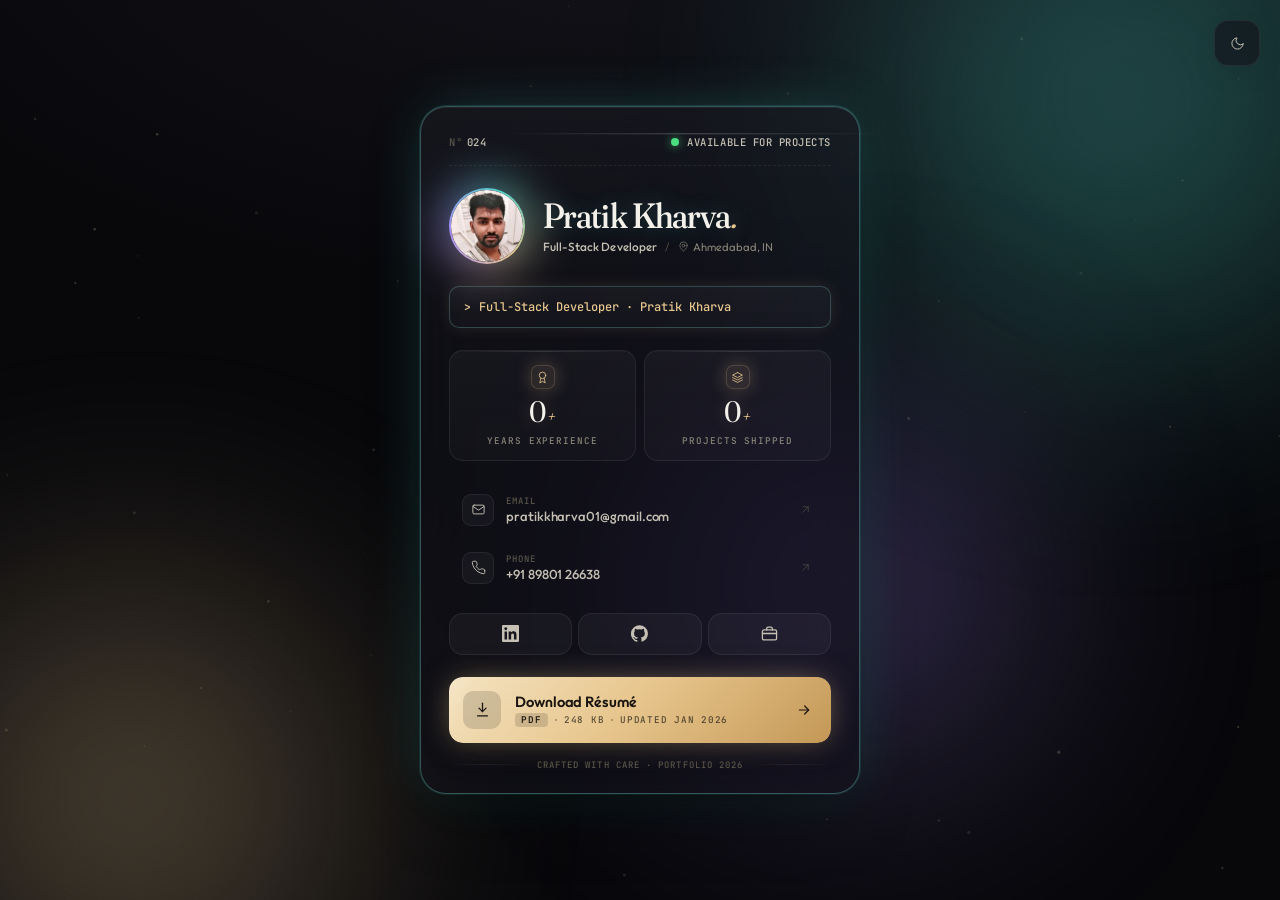
<file: index.html>
<!DOCTYPE html>
<html lang="en" data-theme="dark">
<head>
  <meta charset="UTF-8">
  <meta name="viewport" content="width=device-width, initial-scale=1.0">
  <meta name="description" content="Pratik Kharva (GitHub: @pratik-kharva27) — React developer portfolio and web developer in Ahmedabad. Frontend developer from India building fast, responsive web apps with React.js, Node.js, MySQL, and MongoDB. Hire Pratik for freelance or full-time work.">
  <meta name="keywords" content="Pratik Kharva, Pratik Kharva27, pratik-kharva27, Pratik Kharva GitHub, Pratik Kharva github.io, Pratik, Kharva, Pratik K, Pratik Kharva Ahmedabad, Web developer in Ahmedabad, React developer portfolio, Frontend developer India, Full Stack Developer, React Developer, React.js Developer, Software Developer, Node.js Developer, MERN Stack Developer, MCA Developer, Setubridge Technolabs, Shopify Developer, Hire React Developer India">
  <meta name="author" content="Pratik Kharva">
  <meta name="color-scheme" content="dark light">
  <meta name="theme-color" content="#0b0b0e" media="(prefers-color-scheme: dark)">
  <meta name="theme-color" content="#f5f2ec" media="(prefers-color-scheme: light)">
  <meta name="robots" content="index, follow, max-snippet:-1, max-image-preview:large, max-video-preview:-1">
  <meta name="googlebot" content="index, follow">
  <meta name="bingbot" content="index, follow">
  <meta name="geo.region" content="IN-GJ">
  <meta name="geo.placename" content="Ahmedabad">
  <meta name="geo.position" content="23.0225;72.5714">
  <meta name="ICBM" content="23.0225, 72.5714">
  
  <!-- Verification — replace content values after registering in each console -->
  <meta name="google-site-verification" content="y20sjo2kuW8iALQxcRDUWk8b2g0BBBvwF1k6-FUGb1s" />
  <meta name="msvalidate.01" content="REPLACE_WITH_BING_WEBMASTER_TOKEN">
  <meta name="yandex-verification" content="REPLACE_WITH_YANDEX_TOKEN">

  <title>Pratik Kharva — React Developer Portfolio | Web Developer in Ahmedabad, India</title>
  <link rel="canonical" href="https://pratikkharva.github.io/">
  <link rel="alternate" hreflang="en" href="https://pratikkharva.github.io/">
  <link rel="alternate" hreflang="x-default" href="https://pratikkharva.github.io/">

  <!-- Open Graph / Twitter -->
  <meta property="og:type" content="profile">
  <meta property="profile:first_name" content="Pratik">
  <meta property="profile:last_name" content="Kharva">
  <meta property="profile:username" content="pratik-kharva27">
  <meta property="og:locale" content="en_IN">
  <meta property="og:site_name" content="Pratik Kharva — Portfolio">
  <meta property="og:url" content="https://pratikkharva.github.io/">
  <meta property="og:title" content="Pratik Kharva — React Developer Portfolio | Web Developer in Ahmedabad">
  <meta property="og:description" content="React developer portfolio of Pratik Kharva — a frontend developer from India and web developer in Ahmedabad building responsive web apps with React.js, Node.js, MySQL, and MongoDB.">
  <meta property="og:image" content="https://pratikkharva.github.io/docs/preview-portfolio.jpg">
  <meta property="og:image:alt" content="Pratik Kharva — React Developer Portfolio, Web Developer in Ahmedabad">
  <meta property="og:image:width" content="1355">
  <meta property="og:image:height" content="639">
  <meta name="twitter:card" content="summary_large_image">
  <meta name="twitter:title" content="Pratik Kharva — React Developer Portfolio | Ahmedabad">
  <meta name="twitter:description" content="Frontend developer in India &amp; web developer in Ahmedabad. React.js, Node.js, MySQL, MongoDB.">
  <meta name="twitter:image" content="https://pratikkharva.github.io/docs/preview-portfolio.jpg">
  <meta name="twitter:image:alt" content="Pratik Kharva — React Developer Portfolio, Web Developer in Ahmedabad">

  <link rel="icon" type="image/svg+xml" href="data:image/svg+xml,%3Csvg xmlns='http://www.w3.org/2000/svg' viewBox='0 0 64 64'%3E%3Cdefs%3E%3ClinearGradient id='g' x1='0' y1='0' x2='1' y2='1'%3E%3Cstop offset='0%25' stop-color='%2300f0ff'/%3E%3Cstop offset='100%25' stop-color='%23ffb400'/%3E%3C/linearGradient%3E%3C/defs%3E%3Crect x='2' y='2' width='60' height='60' rx='14' fill='%230b0b0e' stroke='url(%23g)' stroke-width='2.5'/%3E%3Ctext x='32' y='44' text-anchor='middle' font-family='Syne,sans-serif' font-size='30' font-weight='800' letter-spacing='-2' fill='url(%23g)'%3EPK%3C/text%3E%3C/svg%3E">
  <link rel="apple-touch-icon" href="pratik.jpeg">

  <!-- Resource hints -->
  <link rel="preload" as="image" href="pratik.webp" type="image/webp" fetchpriority="high">
  <link rel="preconnect" href="https://fonts.googleapis.com">
  <link rel="preconnect" href="https://fonts.gstatic.com" crossorigin>

  <!-- Google tag (gtag.js) -->
  <script async src="https://www.googletagmanager.com/gtag/js?id=G-EHNPRM5SDY"></script>
  <script>
    window.dataLayer = window.dataLayer || [];
    function gtag(){dataLayer.push(arguments);}
    gtag('js', new Date());
    gtag('config', 'G-EHNPRM5SDY');
  </script>

  <link rel="stylesheet" href="style.min.css">
  <link href="https://fonts.googleapis.com/css2?family=Fraunces:ital,opsz,wght@0,9..144,300..700;1,9..144,300..700&family=Outfit:wght@300..700&family=JetBrains+Mono:wght@400..600&display=swap" rel="stylesheet">

  <!-- Structured data (schema.org JSON-LD) -->
  <script type="application/ld+json">
  {
    "@context": "https://schema.org",
    "@graph": [
      {
        "@type": "Person",
        "@id": "https://pratikkharva.github.io/#pratik",
        "name": "Pratik Kharva",
        "givenName": "Pratik",
        "familyName": "Kharva",
        "alternateName": ["Pratik", "Kharva", "Pratik K.", "Pratik Kharva27", "pratik-kharva27", "@pratik-kharva27"],
        "url": "https://pratikkharva.github.io/",
        "image": "https://pratikkharva.github.io/pratik.jpeg",
        "jobTitle": "React Developer &amp; Full-Stack Developer",
        "description": "React developer portfolio by Pratik Kharva — a web developer in Ahmedabad and frontend developer from India, specializing in React.js, Node.js, Express, MySQL, and MongoDB.",
        "email": "mailto:pratikkharva01@gmail.com",
        "telephone": "+91-8980126638",
        "gender": "Male",
        "nationality": "Indian",
        "address": {
          "@type": "PostalAddress",
          "addressLocality": "Ahmedabad",
          "addressRegion": "Gujarat",
          "addressCountry": "IN"
        },
        "worksFor": {
          "@type": "Organization",
          "name": "Setubridge Technolabs",
          "url": "https://www.setubridge.com/"
        },
        "alumniOf": [
          {
            "@type": "CollegeOrUniversity",
            "name": "Dharmsinh Desai University",
            "sameAs": "https://en.wikipedia.org/wiki/Dharmsinh_Desai_University"
          },
          {
            "@type": "CollegeOrUniversity",
            "name": "Sardar Patel University",
            "sameAs": "https://en.wikipedia.org/wiki/Sardar_Patel_University"
          }
        ],
        "knowsAbout": [
          "React.js", "Node.js", "Express.js", "JavaScript", "TypeScript",
          "MySQL", "MongoDB", "GraphQL", "REST APIs", "Python",
          "Full Stack Development", "Frontend Development", "Web Development",
          "Shopify App Development", "Chrome Extension Development",
          "React Developer Portfolio", "Web Developer in Ahmedabad",
          "Frontend Developer India"
        ],
        "hasOccupation": {
          "@type": "Occupation",
          "name": "Full-Stack Developer",
          "occupationLocation": {
            "@type": "City",
            "name": "Ahmedabad"
          },
          "skills": "React.js, Node.js, Express.js, JavaScript, MySQL, MongoDB, GraphQL, REST APIs, Python"
        },
        "sameAs": [
          "https://github.com/pratik-kharva27",
          "https://linkedin.com/in/pratik-kharva-277143243"
        ]
      },
      {
        "@type": "WebSite",
        "@id": "https://pratikkharva.github.io/#website",
        "url": "https://pratikkharva.github.io/",
        "name": "Pratik Kharva — Portfolio",
        "description": "Personal portfolio of Pratik Kharva, Full-Stack Developer from Ahmedabad, India.",
        "inLanguage": "en",
        "publisher": { "@id": "https://pratikkharva.github.io/#pratik" }
      },
      {
        "@type": "ProfilePage",
        "@id": "https://pratikkharva.github.io/#profilepage",
        "url": "https://pratikkharva.github.io/",
        "name": "Pratik Kharva — Full-Stack Developer",
        "about": { "@id": "https://pratikkharva.github.io/#pratik" },
        "mainEntity": { "@id": "https://pratikkharva.github.io/#pratik" },
        "isPartOf": { "@id": "https://pratikkharva.github.io/#website" }
      }
    ]
  }
  </script>
</head>
<body class="neon-mode">

  <!-- Background layers -->
  <canvas id="particles" aria-hidden="true"></canvas>
  <div class="grain" aria-hidden="true"></div>
  <div class="tech-cloud" id="techCloud" aria-hidden="true"></div>
  <div class="orb orb--iris"></div>
  <div class="orb orb--ember"></div>
  <div class="orb orb--nebula"></div>

  <!-- Floating control dock -->
  <div class="dock" role="toolbar" aria-label="View controls">
    <button class="dock__btn" id="themeToggle" aria-label="Toggle color theme" title="Toggle theme">
      <svg class="dock__icon dock__icon--moon" viewBox="0 0 24 24" fill="none" stroke="currentColor" stroke-width="1.6" stroke-linecap="round" stroke-linejoin="round">
        <path d="M21 12.8A9 9 0 1 1 11.2 3a7 7 0 0 0 9.8 9.8Z"/>
      </svg>
      <svg class="dock__icon dock__icon--sun" viewBox="0 0 24 24" fill="none" stroke="currentColor" stroke-width="1.6" stroke-linecap="round" stroke-linejoin="round">
        <circle cx="12" cy="12" r="4"/>
        <path d="M12 2v2M12 20v2M4.93 4.93l1.41 1.41M17.66 17.66l1.41 1.41M2 12h2M20 12h2M4.93 19.07l1.41-1.41M17.66 6.34l1.41-1.41"/>
      </svg>
    </button>
  </div>

  <!-- Main 3D Card -->
  <main class="scene">
    <div class="card-wrapper" id="cardWrapper">
      <article class="card" id="card" aria-labelledby="cardName">

        <!-- Corner registration marks -->
        <span class="card__corner card__corner--tl" aria-hidden="true"></span>
        <span class="card__corner card__corner--tr" aria-hidden="true"></span>
        <span class="card__corner card__corner--bl" aria-hidden="true"></span>
        <span class="card__corner card__corner--br" aria-hidden="true"></span>

        <!-- Specular highlight -->
        <div class="card__highlight" id="cardHighlight"></div>

        <!-- Edge lines -->
        <div class="card__edge card__edge--top"></div>
        <div class="card__edge card__edge--right"></div>
        <div class="card__edge card__edge--bottom"></div>
        <div class="card__edge card__edge--left"></div>

        <!-- Kicker row: index + availability -->
        <div class="card__kicker-row" style="--delay: 0.25s">
          <span class="card__index">
            <span class="card__index-num">N°</span>
            <span class="card__index-val">024</span>
          </span>
          <span class="card__avail">
            <span class="card__avail-pulse" aria-hidden="true">
              <span class="card__avail-ring"></span>
              <span class="card__avail-dot"></span>
            </span>
            <span class="card__avail-text">Available for projects</span>
          </span>
        </div>

        <!-- Profile -->
        <header class="card__header" style="--delay: 0.35s">
          <div class="card__avatar-wrap">
            <div class="card__avatar-ring">
              <div class="card__avatar">
                <picture>
                  <source srcset="pratik.webp" type="image/webp">
                  <img
                    src="pratik.jpeg"
                    alt="Pratik Kharva — Full-Stack Developer from Ahmedabad"
                    width="96"
                    height="96"
                    loading="eager"
                    fetchpriority="high"
                    decoding="async"
                  />
                </picture>
              </div>
            </div>
          </div>
          <div class="card__intro">
            <h1 class="card__name" id="cardName">
              Pratik Kharva<span class="card__name-mark" aria-hidden="true">.</span>
            </h1>
            <p class="card__role">
              <span class="card__role-main">Full-Stack Developer</span>
              <span class="card__role-sep" aria-hidden="true">/</span>
              <span class="card__role-sub">
                <svg viewBox="0 0 24 24" width="11" height="11" fill="none" stroke="currentColor" stroke-width="1.8" stroke-linecap="round" stroke-linejoin="round" aria-hidden="true">
                  <path d="M20 10c0 6-8 12-8 12s-8-6-8-12a8 8 0 1 1 16 0Z"/>
                  <circle cx="12" cy="10" r="3"/>
                </svg>
                Ahmedabad, IN
              </span>
            </p>
          </div>
        </header>

        <!-- Typing tagline (animated by script.js — falls back to static text) -->
        <div class="card__tagline" style="--delay: 0.42s">
          <span class="card__tagline-cursor" aria-hidden="true">&gt;</span>
          <span class="card__tagline-text" id="cardTagline" aria-label="Pratik Kharva — Full-Stack Developer building React, Node.js, and Express apps.">Full-Stack Developer · Pratik Kharva</span>
        </div>

        <!-- Metrics -->
        <div class="card__metrics" style="--delay: 0.5s">
          <div class="metric">
            <span class="metric__icon" aria-hidden="true">
              <svg viewBox="0 0 24 24" fill="none" stroke="currentColor" stroke-width="1.5" stroke-linecap="round" stroke-linejoin="round">
                <circle cx="12" cy="8" r="6"/>
                <path d="M9 13.6 7 22l5-3 5 3-2-8.4"/>
              </svg>
            </span>
            <div class="metric__value">
              <span class="metric__num" data-target="1">0</span><span class="metric__plus">+</span>
            </div>
            <!-- <div class="metric__label">Years<br>Experience</div> -->
            <div class="metric__label">Years Experience</div>
          </div>
          <div class="metric">
            <span class="metric__icon" aria-hidden="true">
              <svg viewBox="0 0 24 24" fill="none" stroke="currentColor" stroke-width="1.5" stroke-linecap="round" stroke-linejoin="round">
                <path d="m12 3 9 4.5-9 4.5-9-4.5L12 3Z"/>
                <path d="m3 12 9 4.5L21 12"/>
                <path d="m3 16.5 9 4.5 9-4.5"/>
              </svg>
            </span>
            <div class="metric__value">
              <span class="metric__num" data-target="5">0</span><span class="metric__plus">+</span>
            </div>
            <!-- <div class="metric__label">Projects<br>Shipped</div> -->
            <div class="metric__label">Projects Shipped</div>
          </div>
          <!-- <div class="metric">
            <span class="metric__icon" aria-hidden="true">
              <svg viewBox="0 0 24 24" fill="none" stroke="currentColor" stroke-width="1.5" stroke-linecap="round" stroke-linejoin="round">
                <path d="M16 21v-2a4 4 0 0 0-4-4H6a4 4 0 0 0-4 4v2"/>
                <circle cx="9" cy="7" r="4"/>
                <path d="M22 21v-2a4 4 0 0 0-3-3.87"/>
                <path d="M16 3.13a4 4 0 0 1 0 7.75"/>
              </svg>
            </span>
            <div class="metric__value">
              <span class="metric__num" data-target="12">0</span><span class="metric__plus">+</span>
            </div>
            <div class="metric__label">Happy<br>Clients</div>
          </div> -->
        </div>

        <!-- Contact -->
        <div class="card__contact" style="--delay: 0.65s">
          <a href="mailto:pratikkharva01@gmail.com" class="contact-row" aria-label="Email pratikkharva01@gmail.com">
            <span class="contact-row__icon">
              <svg viewBox="0 0 24 24" fill="none" stroke="currentColor" stroke-width="1.5" stroke-linecap="round" stroke-linejoin="round">
                <rect x="3" y="5" width="18" height="14" rx="2"/>
                <path d="m3 7 9 6 9-6"/>
              </svg>
            </span>
            <span class="contact-row__body">
              <span class="contact-row__label">Email</span>
              <span class="contact-row__value">pratikkharva01@gmail.com</span>
            </span>
            <span class="contact-row__arrow" aria-hidden="true">
              <svg viewBox="0 0 24 24" fill="none" stroke="currentColor" stroke-width="1.5" stroke-linecap="round" stroke-linejoin="round">
                <path d="M7 17 17 7"/><path d="M8 7h9v9"/>
              </svg>
            </span>
          </a>
          <a href="tel:+918980126638" class="contact-row" aria-label="Call +91 89801 26638">
            <span class="contact-row__icon">
              <svg viewBox="0 0 24 24" fill="none" stroke="currentColor" stroke-width="1.5" stroke-linecap="round" stroke-linejoin="round">
                <path d="M22 16.9v3a2 2 0 0 1-2.2 2 19.8 19.8 0 0 1-8.6-3.1 19.5 19.5 0 0 1-6-6A19.8 19.8 0 0 1 2.1 4.2 2 2 0 0 1 4.1 2h3a2 2 0 0 1 2 1.7c.1 1 .4 1.9.7 2.8a2 2 0 0 1-.5 2.1L8.1 9.9a16 16 0 0 0 6 6l1.3-1.3a2 2 0 0 1 2.1-.5c.9.3 1.8.6 2.8.7a2 2 0 0 1 1.7 2Z"/>
              </svg>
            </span>
            <span class="contact-row__body">
              <span class="contact-row__label">Phone</span>
              <span class="contact-row__value">+91 89801 26638</span>
            </span>
            <span class="contact-row__arrow" aria-hidden="true">
              <svg viewBox="0 0 24 24" fill="none" stroke="currentColor" stroke-width="1.5" stroke-linecap="round" stroke-linejoin="round">
                <path d="M7 17 17 7"/><path d="M8 7h9v9"/>
              </svg>
            </span>
          </a>
        </div>

        <!-- Socials -->
        <div class="card__socials" style="--delay: 0.78s">
          <a href="https://linkedin.com/in/pratik-kharva-277143243" target="_blank" rel="noopener" class="social" aria-label="LinkedIn — Pratik Kharva" data-tooltip="LinkedIn" data-brand="linkedin">
            <svg viewBox="0 0 24 24" fill="currentColor" aria-hidden="true"><path d="M20.45 20.45h-3.55v-5.57c0-1.33-.03-3.04-1.85-3.04-1.86 0-2.14 1.45-2.14 2.94v5.67H9.35V9h3.42v1.56h.04c.48-.9 1.64-1.85 3.37-1.85 3.6 0 4.27 2.37 4.27 5.46v6.28ZM5.34 7.43a2.06 2.06 0 1 1 0-4.13 2.06 2.06 0 0 1 0 4.13Zm1.78 13.02H3.56V9h3.56v11.45ZM22.22 0H1.77C.79 0 0 .77 0 1.73v20.54C0 23.23.79 24 1.77 24h20.45c.98 0 1.78-.77 1.78-1.73V1.73C24 .77 23.2 0 22.22 0Z"/></svg>
          </a>
          <a href="https://github.com/pratik-kharva27" target="_blank" rel="noopener" class="social" aria-label="GitHub — Pratik Kharva (@pratik-kharva27)" data-tooltip="@pratik-kharva27" data-brand="github">
            <svg viewBox="0 0 24 24" fill="currentColor" aria-hidden="true"><path d="M12 .3a12 12 0 0 0-3.8 23.4c.6.1.8-.3.8-.6v-2c-3.3.7-4-1.6-4-1.6-.6-1.4-1.4-1.8-1.4-1.8-1.1-.7.1-.7.1-.7 1.2.1 1.8 1.2 1.8 1.2 1.1 1.8 2.8 1.3 3.5 1 .1-.8.4-1.3.8-1.6-2.7-.3-5.5-1.3-5.5-5.9 0-1.3.5-2.4 1.2-3.2-.1-.3-.5-1.5.1-3.2 0 0 1-.3 3.3 1.2a11.5 11.5 0 0 1 6 0c2.3-1.5 3.3-1.2 3.3-1.2.7 1.7.2 2.9.1 3.2a4.6 4.6 0 0 1 1.2 3.2c0 4.6-2.8 5.6-5.5 5.9.4.4.8 1.1.8 2.2v3.3c0 .3.2.7.8.6A12 12 0 0 0 12 .3Z"/></svg>
          </a>
          <!-- <a href="https://instagram.com/sparrow" target="_blank" rel="noopener" class="social" aria-label="Instagram" data-tooltip="Instagram" data-brand="instagram">
            <svg viewBox="0 0 24 24" fill="currentColor" aria-hidden="true"><path d="M12 2.16c3.2 0 3.58.01 4.85.07 3.25.15 4.77 1.69 4.92 4.92.06 1.27.07 1.64.07 4.85 0 3.2-.01 3.58-.07 4.85-.15 3.22-1.66 4.77-4.92 4.92-1.27.06-1.64.07-4.85.07-3.2 0-3.58-.01-4.85-.07-3.26-.15-4.77-1.7-4.92-4.92-.06-1.27-.07-1.64-.07-4.85 0-3.2.01-3.58.07-4.85.15-3.23 1.66-4.77 4.92-4.92 1.27-.06 1.64-.07 4.85-.07ZM12 0C8.74 0 8.33.01 7.05.07 2.7.27.27 2.69.07 7.05.01 8.33 0 8.74 0 12c0 3.26.01 3.67.07 4.95.2 4.36 2.62 6.78 6.98 6.98C8.33 23.99 8.74 24 12 24c3.26 0 3.67-.01 4.95-.07 4.35-.2 6.78-2.62 6.98-6.98.06-1.28.07-1.69.07-4.95 0-3.26-.01-3.67-.07-4.95-.2-4.35-2.62-6.78-6.98-6.98C15.67.01 15.26 0 12 0Zm0 5.84a6.16 6.16 0 1 0 0 12.32 6.16 6.16 0 0 0 0-12.32ZM12 16a4 4 0 1 1 0-8 4 4 0 0 1 0 8Zm6.4-11.85a1.44 1.44 0 1 0 0 2.88 1.44 1.44 0 0 0 0-2.88Z"/></svg>
          </a> -->
          <a href="./website.html" rel="noopener" target="_blank" class="social" aria-label="View full portfolio — Pratik Kharva" data-tooltip="Full Portfolio" data-brand="portfolio">
            <svg viewBox="0 0 24 24" fill="none" stroke="currentColor" stroke-width="1.8" stroke-linecap="round" stroke-linejoin="round" aria-hidden="true"><rect x="2" y="7" width="20" height="14" rx="2"/><path d="M16 7V5a2 2 0 0 0-2-2h-4a2 2 0 0 0-2 2v2"/><path d="M12 12v.01"/><path d="M2 12h20"/></svg>
          </a>
        </div>

        <!-- CTA: Download Résumé -->
        <div class="card__cta-wrap" style="--delay: 0.9s">
          <a href="PRATIK_KHARVA_.pdf" download="PRATIK_KHARVA_.pdf" class="cta" target="_blank">
            <span class="cta__bg" aria-hidden="true"></span>
            <span class="cta__shine" aria-hidden="true"></span>
            <span class="cta__icon" aria-hidden="true">
              <svg viewBox="0 0 24 24" fill="none" stroke="currentColor" stroke-width="1.8" stroke-linecap="round" stroke-linejoin="round">
                <path d="M12 3v12"/>
                <path d="m7 10 5 5 5-5"/>
                <path d="M5 21h14"/>
              </svg>
            </span>
            <span class="cta__body">
              <span class="cta__title">Download Résumé</span>
              <span class="cta__meta">
                <span class="cta__tag">PDF</span>
                <span class="cta__dot" aria-hidden="true"></span>
                <span>248 KB</span>
                <span class="cta__dot" aria-hidden="true"></span>
                <span>Updated Jan 2026</span>
              </span>
            </span>
            <span class="cta__arrow" aria-hidden="true">
              <svg viewBox="0 0 24 24" fill="none" stroke="currentColor" stroke-width="1.8" stroke-linecap="round" stroke-linejoin="round">
                <path d="M5 12h14"/><path d="m13 6 6 6-6 6"/>
              </svg>
            </span>
          </a>
        </div>

        <!-- Signature footer -->
        <div class="card__sig" style="--delay: 1s">
          <span class="card__sig-line" aria-hidden="true"></span>
          <span class="card__sig-text">Crafted with care · Portfolio 2026</span>
          <span class="card__sig-line" aria-hidden="true"></span>
        </div>

      </article>
    </div>
  </main>

  <script src="script.min.js" defer></script>
</body>
</html>
</file>
<file: style.min.css>
:root{--bg-0:#08080b;--bg-1:#0c0c11;--bg-2:#13131a;--surface:rgba(18, 18, 26, 0.62);--surface-2:rgba(255, 255, 255, 0.025);--surface-3:rgba(255, 255, 255, 0.04);--stroke:rgba(255, 255, 255, 0.07);--stroke-2:rgba(255, 255, 255, 0.12);--stroke-3:rgba(255, 255, 255, 0.18);--ink:#f4f1ea;--ink-2:#c5c0b3;--ink-3:#8a8578;--ink-4:#5a5649;--accent:#e8c78f;--accent-soft:#f4e3c1;--accent-ink:#1a1510;--iris-a:#4fd1c7;--iris-b:#a78bfa;--iris-c:#f0abcc;--card-w:440px;--card-radius:26px;--radius-sm:14px;--radius-xs:10px;--font-display:'Fraunces','Times New Roman',serif;--font-body:'Outfit',system-ui,sans-serif;--font-mono:'JetBrains Mono',ui-monospace,monospace;--shadow-card:0 30px 70px -25px rgba(0, 0, 0, 0.75),0 10px 30px -15px rgba(0, 0, 0, 0.55);color-scheme:dark}[data-theme=light]{--bg-0:#f2efe8;--bg-1:#ede9de;--bg-2:#e4dfd0;--surface:rgba(255, 253, 247, 0.72);--surface-2:rgba(0, 0, 0, 0.025);--surface-3:rgba(0, 0, 0, 0.04);--stroke:rgba(20, 15, 5, 0.07);--stroke-2:rgba(20, 15, 5, 0.12);--stroke-3:rgba(20, 15, 5, 0.22);--ink:#1a1612;--ink-2:#4b4538;--ink-3:#77715f;--ink-4:#a8a28d;--accent:#8a6a2a;--accent-soft:#b89660;--accent-ink:#ffffff;--shadow-card:0 25px 60px -25px rgba(60, 40, 10, 0.35),0 8px 20px -12px rgba(60, 40, 10, 0.2);color-scheme:light}[data-theme=light] .orb{opacity:.22}[data-theme=light] #particles{opacity:.35}[data-theme=light] .grain{opacity:.35;mix-blend-mode:multiply}*,::after,::before{margin:0;padding:0;box-sizing:border-box}html{font-size:16px;-webkit-font-smoothing:antialiased;-moz-osx-font-smoothing:grayscale}a{color:inherit;text-decoration:none}button{font:inherit;background:0 0;border:0;color:inherit;cursor:pointer}a,button{-webkit-tap-highlight-color:transparent;touch-action:manipulation}img,svg{display:block;max-width:100%}body{font-family:var(--font-body);font-feature-settings:"ss01","cv11";background:radial-gradient(ellipse 120% 80% at 50% -10%,var(--bg-2),var(--bg-0) 55%);color:var(--ink);min-height:100vh;display:flex;align-items:center;justify-content:center;padding:24px;transition:background .6s,color .6s}#particles{position:fixed;inset:0;z-index:0;pointer-events:none;opacity:.55}.grain{position:fixed;inset:-50%;z-index:1;pointer-events:none;opacity:.14;mix-blend-mode:overlay;background-image:url("data:image/svg+xml;utf8,<svg xmlns='http://www.w3.org/2000/svg' width='160' height='160'><filter id='n'><feTurbulence type='fractalNoise' baseFrequency='0.9' numOctaves='2' stitchTiles='stitch'/><feColorMatrix values='0 0 0 0 0  0 0 0 0 0  0 0 0 0 0  0 0 0 0.7 0'/></filter><rect width='100%25' height='100%25' filter='url(%23n)'/></svg>");animation:9s steps(6) infinite grainShift}@keyframes grainShift{0%,100%{transform:translate(0,0)}20%{transform:translate(-2%,1%)}40%{transform:translate(1%,-2%)}60%{transform:translate(-1%,-1%)}80%{transform:translate(2%,2%)}}.orb{position:fixed;border-radius:50%;filter:blur(130px);pointer-events:none;z-index:0;opacity:.32}.orb--iris{width:520px;height:520px;background:var(--iris-a);top:-18%;right:-8%;animation:22s ease-in-out infinite orbDrift1}.orb--ember{width:420px;height:420px;background:var(--accent);bottom:-12%;left:-6%;animation:26s ease-in-out infinite orbDrift2}.orb--nebula{width:360px;height:360px;background:var(--iris-b);top:45%;left:52%;animation:19s ease-in-out infinite orbDrift3}@keyframes orbDrift1{0%,100%{transform:translate(0,0)}50%{transform:translate(-60px,40px)}}@keyframes orbDrift2{0%,100%{transform:translate(0,0)}50%{transform:translate(50px,-30px)}}@keyframes orbDrift3{0%,100%{transform:translate(-50%,0)}50%{transform:translate(-50%,-45px)}}.tech-cloud{position:fixed;inset:0;z-index:0;pointer-events:none;overflow:hidden}.tech-tag{position:absolute;font-family:var(--font-mono);font-weight:500;font-size:.72rem;letter-spacing:.02em;white-space:nowrap;pointer-events:none;border-radius:999px;padding:4px 11px;border:1px solid rgba(255,255,255,.04);background:rgba(255,255,255,.015);animation:var(--anim) var(--duration) linear infinite;animation-delay:var(--delay);opacity:0;color:var(--ink-3)}.tech-tag--lang{color:color-mix(in oklab,var(--iris-a) 80%,var(--ink-2))}.tech-tag--db{color:color-mix(in oklab,var(--iris-c) 80%,var(--ink-2))}.tech-tag--tool{color:color-mix(in oklab,var(--accent) 85%,var(--ink-2))}[data-theme=light] .tech-tag{background:rgba(0,0,0,.02);border-color:rgba(0,0,0,.06)}.neon-mode .tech-tag{border-color:var(--stroke-2)}[data-theme=light] .neon-mode .tech-tag{border-color:rgba(0,0,0,.1)}.neon-mode .tech-tag--lang{text-shadow:0 0 22px color-mix(in oklab,var(--iris-a) 60%,transparent)}.neon-mode .tech-tag--db{text-shadow:0 0 22px color-mix(in oklab,var(--iris-c) 60%,transparent)}.neon-mode .tech-tag--tool{text-shadow:0 0 22px color-mix(in oklab,var(--accent) 60%,transparent)}@keyframes techFloatRL{0%{transform:translate(0,0) rotate(var(--rot-start));opacity:0}6%,92%{opacity:var(--opacity)}100%{transform:translate(calc(-100vw - 200px),var(--drift-y)) rotate(var(--rot-end));opacity:0}}@keyframes techFloatLR{0%{transform:translate(0,0) rotate(var(--rot-start));opacity:0}6%,92%{opacity:var(--opacity)}100%{transform:translate(calc(100vw + 200px),var(--drift-y)) rotate(var(--rot-end));opacity:0}}@keyframes techFloatTB{0%{transform:translate(0,0) rotate(var(--rot-start));opacity:0}6%,92%{opacity:var(--opacity)}100%{transform:translate(var(--drift-x),calc(100vh + 100px)) rotate(var(--rot-end));opacity:0}}@keyframes techFloatBT{0%{transform:translate(0,0) rotate(var(--rot-start));opacity:0}6%,92%{opacity:var(--opacity)}100%{transform:translate(var(--drift-x),calc(-100vh - 100px)) rotate(var(--rot-end));opacity:0}}@keyframes techFloatDiagDR{0%{transform:translate(0,0) rotate(var(--rot-start));opacity:0}6%,92%{opacity:var(--opacity)}100%{transform:translate(calc(80vw + 100px),calc(80vh + 100px)) rotate(var(--rot-end));opacity:0}}@keyframes techFloatDiagUL{0%{transform:translate(0,0) rotate(var(--rot-start));opacity:0}6%,92%{opacity:var(--opacity)}100%{transform:translate(calc(-80vw - 100px),calc(-80vh - 100px)) rotate(var(--rot-end));opacity:0}}@keyframes techFloatDiagUR{0%{transform:translate(0,0) rotate(var(--rot-start));opacity:0}6%,92%{opacity:var(--opacity)}100%{transform:translate(calc(80vw + 100px),calc(-80vh - 100px)) rotate(var(--rot-end));opacity:0}}@keyframes techFloatDiagDL{0%{transform:translate(0,0) rotate(var(--rot-start));opacity:0}6%,92%{opacity:var(--opacity)}100%{transform:translate(calc(-80vw - 100px),calc(80vh + 100px)) rotate(var(--rot-end));opacity:0}}.scene{perspective:1400px;z-index:10;position:relative}.card-wrapper{position:relative;transform-style:preserve-3d;will-change:transform;transition:transform .6s cubic-bezier(.16, 1, .3, 1)}.card{position:relative;width:var(--card-w);max-width:100%;padding:26px 28px 22px;border-radius:var(--card-radius);background:linear-gradient(180deg,rgba(255,255,255,.025),rgba(255,255,255,0) 40%),var(--surface);backdrop-filter:blur(28px) saturate(1.5);-webkit-backdrop-filter:blur(28px) saturate(1.5);border:1px solid var(--stroke);box-shadow:var(--shadow-card),inset 0 1px 0 rgba(255,255,255,.06),inset 0 0 0 1px rgba(255,255,255,.015);transition:box-shadow .35s,border-color .35s;will-change:box-shadow,transform}[data-theme=light] .card{background:linear-gradient(180deg,rgba(255,255,255,.8),rgba(255,255,255,.4) 60%),var(--surface);box-shadow:var(--shadow-card),inset 0 1px 0 rgba(255,255,255,.9),inset 0 0 0 1px rgba(255,255,255,.4)}.card__corner{position:absolute;width:14px;height:14px;pointer-events:none;z-index:3;opacity:.55}.card__corner::after,.card__corner::before{content:'';position:absolute;background:var(--stroke-3)}.card__corner::before{width:100%;height:1px;top:0}.card__corner::after{width:1px;height:100%;left:0;top:0}.card__corner--tl{top:10px;left:10px}.card__corner--tr{top:10px;right:10px;transform:scaleX(-1)}.card__corner--bl{bottom:10px;left:10px;transform:scaleY(-1)}.card__corner--br{bottom:10px;right:10px;transform:scale(-1,-1)}.card__edge{position:absolute;pointer-events:none;z-index:2}.card__edge--top{top:0;left:14%;right:14%;height:1px;background:linear-gradient(90deg,transparent,var(--stroke-3),transparent)}.card__edge--bottom{bottom:0;left:14%;right:14%;height:1px;background:linear-gradient(90deg,transparent,var(--stroke),transparent)}.card__edge--left{left:0;top:14%;bottom:14%;width:1px;background:linear-gradient(180deg,transparent,var(--stroke-2),transparent)}.card__edge--right{right:0;top:14%;bottom:14%;width:1px;background:linear-gradient(180deg,transparent,var(--stroke-2),transparent)}.card__highlight{position:absolute;inset:0;border-radius:var(--card-radius);background:radial-gradient(ellipse 300px 200px at 50% 0,rgba(255,255,255,.06),transparent);pointer-events:none;z-index:1;mix-blend-mode:screen}[data-theme=light] .card__highlight{mix-blend-mode:normal;opacity:.6}.card>*{position:relative;z-index:2}@keyframes cardFadeUp{from{opacity:0;transform:translateY(18px)}to{opacity:1;transform:translateY(0)}}.card>[style*="--delay"]{opacity:0;animation:.55s cubic-bezier(.16,1,.3,1) forwards cardFadeUp;animation-delay:var(--delay)}.card__kicker-row{display:flex;align-items:center;justify-content:space-between;margin-bottom:22px;padding-bottom:16px;border-bottom:1px dashed var(--stroke)}.card__index{display:inline-flex;align-items:baseline;gap:4px;font-family:var(--font-mono);font-size:.66rem;font-weight:500;letter-spacing:.08em;color:var(--ink-3);text-transform:uppercase}.card__index-num{color:var(--ink-4)}.card__index-val{color:var(--ink-2);letter-spacing:.04em}.card__avail{display:inline-flex;align-items:center;gap:8px;font-family:var(--font-mono);font-size:.66rem;font-weight:500;letter-spacing:.05em;color:var(--ink-2);text-transform:uppercase}.card__avail-pulse{position:relative;width:8px;height:8px;display:inline-block}.card__avail-ring{position:absolute;inset:-3px;border-radius:50%;border:1px solid #4ade80;opacity:0;animation:2.6s ease-out infinite availRing}.card__avail-dot{position:absolute;inset:0;border-radius:50%;background:#4ade80;box-shadow:0 0 10px rgba(74,222,128,.7)}@keyframes availRing{0%{transform:scale(.7);opacity:.8}100%{transform:scale(2.4);opacity:0}}.card__header{display:grid;grid-template-columns:auto 1fr;align-items:center;gap:18px;margin-bottom:22px}.card__avatar-wrap{position:relative;width:76px;height:76px;flex-shrink:0}.card__avatar-ring{position:relative;width:100%;height:100%;border-radius:50%;padding:2px;background:conic-gradient(from 140deg,var(--accent),var(--iris-b),var(--iris-a),var(--accent));transition:transform .4s cubic-bezier(.16, 1, .3, 1)}.card__avatar-ring::before{content:'';position:absolute;inset:-8px;border-radius:50%;background:inherit;filter:blur(18px);opacity:.35;z-index:-1;animation:12s linear infinite ringGlow}@keyframes ringGlow{to{transform:rotate(360deg)}}.card__avatar-ring:hover{transform:scale(1.04)}.card__avatar{width:100%;height:100%;border-radius:50%;overflow:hidden;background:var(--bg-2);position:relative;box-shadow:inset 0 0 0 1px rgba(0,0,0,.4)}.card__avatar::after{content:'';position:absolute;inset:0;border-radius:50%;background:radial-gradient(ellipse 70% 40% at 50% 15%,rgba(255,255,255,.22),transparent 60%);pointer-events:none}.card__avatar img{width:100%;height:100%;object-fit:cover;display:block;transform:scale(1.02)}.card__intro{min-width:0}.card__name{font-family:var(--font-display);font-weight:500;font-size:clamp(1.85rem, 5vw, 2.2rem);line-height:1;letter-spacing:-.025em;font-variation-settings:"opsz" 96,"SOFT" 50;color:var(--ink);margin-bottom:6px;display:flex;align-items:baseline}.card__name-mark{color:var(--accent);font-style:italic;font-weight:400}.card__role{display:flex;align-items:center;gap:8px;font-size:.74rem;color:var(--ink-2);flex-wrap:wrap}.card__role-main{font-weight:500;letter-spacing:.01em}.card__role-sep{color:var(--ink-4);font-weight:300}.card__role-sub{display:inline-flex;align-items:center;gap:4px;color:var(--ink-3);font-size:.7rem}.card__role-sub svg{opacity:.8}.card__tagline{display:flex;align-items:center;gap:8px;margin-bottom:22px;padding:10px 14px;border-radius:var(--radius-xs);background:linear-gradient(180deg,var(--surface-3),var(--surface-2));border:1px solid var(--stroke);overflow:hidden}.card__tagline-cursor{font-family:var(--font-mono);font-size:.72rem;font-weight:600;color:var(--accent);flex-shrink:0;line-height:1;animation:1.6s ease-in-out infinite cursorPulse}@keyframes cursorPulse{0%,100%{opacity:1}50%{opacity:.3}}.card__tagline-svg{display:block;height:20px;width:auto;max-width:100%;flex-shrink:1}.card__tagline-text{font-family:'JetBrains Mono',ui-monospace,monospace;font-weight:500;font-size:12px;line-height:20px;color:#e8c78f;white-space:nowrap;overflow:hidden;text-overflow:ellipsis;flex:1 1 auto;min-width:0}[data-theme=light] .card__tagline-text{color:#8a6a2a}[data-theme=light] .card__tagline-svg{filter:brightness(.45) sepia(1) hue-rotate(5deg) saturate(1.5)}.neon-mode .card__tagline{border-color:color-mix(in oklab,var(--iris-a) 20%,var(--stroke));box-shadow:0 0 16px color-mix(in oklab,var(--accent) 12%,transparent)}.card__metrics{display:grid;grid-template-columns:repeat(2,1fr);gap:8px;margin-bottom:22px}.metric{position:relative;display:flex;flex-direction:column;align-items:center;gap:8px;padding:14px 14px 12px;border-radius:var(--radius-sm);background:linear-gradient(180deg,var(--surface-3),var(--surface-2));border:1px solid var(--stroke);transition:border-color .3s,transform .3s,background .3s;overflow:hidden}.metric::before{content:'';position:absolute;top:0;left:0;right:0;height:1px;background:linear-gradient(90deg,transparent,var(--stroke-2),transparent)}.metric:hover{border-color:var(--stroke-2);transform:translateY(-2px)}.metric__icon{display:inline-flex;align-items:center;justify-content:center;width:24px;height:24px;border-radius:7px;color:var(--accent);background:color-mix(in oklab,var(--accent) 10%,transparent);border:1px solid color-mix(in oklab,var(--accent) 18%,transparent)}.metric__icon svg{width:13px;height:13px}.metric__value{display:flex;align-items:baseline;gap:1px;font-family:var(--font-display);line-height:1}.metric__num{font-size:1.85rem;font-weight:400;color:var(--ink);letter-spacing:-.04em;font-variant-numeric:tabular-nums;font-variation-settings:"opsz" 144,"SOFT" 30}.metric__plus{font-size:1rem;font-weight:400;font-style:italic;color:var(--accent);margin-left:1px}.metric__label{font-family:var(--font-mono);font-size:.58rem;font-weight:500;color:var(--ink-3);text-transform:uppercase;letter-spacing:.1em;line-height:1.4}.card__contact{display:flex;flex-direction:column;gap:4px;margin-bottom:18px}.contact-row{display:grid;grid-template-columns:auto 1fr auto;align-items:center;gap:12px;padding:10px 12px;border-radius:var(--radius-sm);border:1px solid transparent;transition:background .25s,border-color .25s,transform .25s}.contact-row__icon{display:inline-flex;align-items:center;justify-content:center;width:32px;height:32px;border-radius:9px;background:var(--surface-3);border:1px solid var(--stroke);color:var(--ink-2);transition:color .25s,border-color .25s,background .25s;flex-shrink:0}.contact-row__icon svg{width:15px;height:15px}.contact-row__body{display:flex;flex-direction:column;gap:1px;min-width:0}.contact-row__label{font-family:var(--font-mono);font-size:.56rem;font-weight:500;color:var(--ink-4);text-transform:uppercase;letter-spacing:.12em}.contact-row__value{font-size:.82rem;font-weight:500;color:var(--ink-2);letter-spacing:-.005em;overflow:hidden;text-overflow:ellipsis;white-space:nowrap}.contact-row__arrow{display:inline-flex;align-items:center;justify-content:center;width:26px;height:26px;border-radius:8px;color:var(--ink-4);opacity:.8;transition:color .25s,transform .25s,opacity .25s}.contact-row__arrow svg{width:13px;height:13px}.contact-row:focus-visible,.contact-row:hover{background:var(--surface-2);border-color:var(--stroke-2);outline:0}.contact-row:focus-visible .contact-row__icon,.contact-row:hover .contact-row__icon{color:var(--accent);border-color:color-mix(in oklab,var(--accent) 35%,transparent);background:color-mix(in oklab,var(--accent) 8%,transparent)}.contact-row:focus-visible .contact-row__value,.contact-row:hover .contact-row__value{color:var(--ink)}.contact-row:focus-visible .contact-row__arrow,.contact-row:hover .contact-row__arrow{color:var(--accent);transform:translate(2px,-2px);opacity:1}.card__socials{display:grid;grid-template-columns:repeat(3,1fr);gap:6px;margin-bottom:22px}.social{position:relative;display:inline-flex;align-items:center;justify-content:center;height:42px;border-radius:var(--radius-sm);background:var(--surface-3);border:1px solid var(--stroke);color:var(--ink-2);transition:color .3s cubic-bezier(.16, 1, .3, 1),border-color .3s,background .3s,transform .3s cubic-bezier(.16, 1, .3, 1);overflow:hidden}.social svg{width:17px;height:17px;position:relative;z-index:1;transition:transform .35s cubic-bezier(.16, 1, .3, 1)}.social::before{content:'';position:absolute;inset:0;opacity:0;transition:opacity .3s}.social[data-brand=linkedin]::before{background:linear-gradient(135deg,#0077b5,#0a66c2)}.social[data-brand=github]::before{background:linear-gradient(135deg,#30363d,#6e5494)}.social[data-brand=instagram]::before{background:linear-gradient(135deg,#f09433 0,#e6683c 30%,#dc2743 60%,#bc1888 100%)}.social[data-brand=portfolio]::before{background:linear-gradient(135deg,var(--accent),#c49856)}.social:focus-visible,.social:hover{color:#fff;border-color:transparent;transform:translateY(-2px);outline:0}.social:focus-visible::before,.social:hover::before{opacity:1}.social:focus-visible svg,.social:hover svg{transform:scale(1.1) rotate(-4deg)}.social::after{content:attr(data-tooltip);position:absolute;bottom:calc(100% + 8px);left:50%;transform:translateX(-50%) translateY(4px);font-family:var(--font-mono);font-size:.58rem;font-weight:500;letter-spacing:.1em;text-transform:uppercase;color:var(--ink);background:var(--bg-2);padding:4px 9px;border-radius:6px;border:1px solid var(--stroke-2);white-space:nowrap;opacity:0;pointer-events:none;transition:opacity .25s,transform .25s;z-index:10}.social:focus-visible::after,.social:hover::after{opacity:1;transform:translateX(-50%) translateY(0)}.card__cta-wrap{margin-bottom:16px}.cta{position:relative;display:grid;grid-template-columns:auto 1fr auto;align-items:center;gap:14px;padding:14px 16px 14px 14px;border-radius:var(--radius-sm);overflow:hidden;color:var(--accent-ink);transition:transform .3s cubic-bezier(.16, 1, .3, 1),box-shadow .3s;isolation:isolate;box-shadow:0 6px 20px -8px color-mix(in oklab,var(--accent) 50%,transparent),inset 0 1px 0 rgba(255,255,255,.25)}.cta__bg{position:absolute;inset:0;border-radius:inherit;background:linear-gradient(135deg,var(--accent-soft) 0,var(--accent) 45%,#c49856 100%);z-index:-2}.cta__shine{position:absolute;top:-50%;left:-30%;width:40%;height:200%;background:linear-gradient(100deg,transparent 20%,rgba(255,255,255,.35) 50%,transparent 80%);transform:skewX(-20deg);z-index:-1;animation:4.5s ease-in-out 1.2s infinite ctaShine;opacity:.6}@keyframes ctaShine{0%,100%{transform:translateX(0) skewX(-20deg);opacity:0}50%{transform:translateX(400%) skewX(-20deg);opacity:.6}}.cta__icon{display:inline-flex;align-items:center;justify-content:center;width:38px;height:38px;border-radius:10px;background:rgba(0,0,0,.14);color:var(--accent-ink)}.cta__icon svg{width:17px;height:17px}.cta__body{display:flex;flex-direction:column;gap:2px;min-width:0}.cta__title{font-family:var(--font-body);font-weight:600;font-size:.92rem;letter-spacing:-.005em;color:var(--accent-ink)}.cta__meta{display:inline-flex;align-items:center;gap:7px;font-family:var(--font-mono);font-size:.58rem;font-weight:500;letter-spacing:.08em;text-transform:uppercase;color:color-mix(in oklab,var(--accent-ink) 70%,transparent)}.cta__tag{padding:1px 6px;border-radius:4px;background:rgba(0,0,0,.14);color:var(--accent-ink);font-weight:600;letter-spacing:.1em}.cta__dot{width:2px;height:2px;border-radius:50%;background:currentColor;opacity:.5}.cta__arrow{display:inline-flex;align-items:center;justify-content:center;width:22px;height:22px;color:var(--accent-ink);transition:transform .3s cubic-bezier(.16, 1, .3, 1)}.cta__arrow svg{width:16px;height:16px}.cta:focus-visible,.cta:hover{transform:translateY(-2px);box-shadow:0 14px 34px -10px color-mix(in oklab,var(--accent) 65%,transparent),inset 0 1px 0 rgba(255,255,255,.3);outline:0}.cta:focus-visible .cta__arrow,.cta:hover .cta__arrow{transform:translateX(4px)}.cta:active{transform:translateY(0)}.card__sig{display:flex;align-items:center;gap:10px;margin-top:2px}.card__sig-line{flex:1;height:1px;background:linear-gradient(90deg,transparent,var(--stroke),transparent)}.card__sig-text{font-family:var(--font-mono);font-size:.56rem;font-weight:500;letter-spacing:.12em;text-transform:uppercase;color:var(--ink-4)}.dock{position:fixed;top:20px;right:20px;z-index:100;display:inline-flex;align-items:center;gap:6px;padding:5px;border-radius:14px;background:var(--surface);border:1px solid var(--stroke);backdrop-filter:blur(16px);-webkit-backdrop-filter:blur(16px);box-shadow:0 10px 30px -15px rgba(0,0,0,.5)}.dock__btn{position:relative;display:inline-flex;align-items:center;justify-content:center;width:34px;height:34px;border-radius:9px;color:var(--ink-2);transition:color .3s,background .3s,transform .3s}.dock__btn:focus-visible,.dock__btn:hover{color:var(--accent);background:var(--surface-2);outline:0}.dock__btn:active{transform:scale(.95)}.dock__icon{width:15px;height:15px;position:absolute;transition:opacity .3s,transform .4s}.dock__icon--sun{opacity:0;transform:rotate(-90deg) scale(.6)}[data-theme=light] .dock__icon--moon{opacity:0;transform:rotate(90deg) scale(.6)}[data-theme=light] .dock__icon--sun{opacity:1;transform:rotate(0) scale(1)}.neon-mode .card{border-color:color-mix(in oklab,var(--iris-a) 30%,var(--stroke));box-shadow:var(--shadow-card),0 0 0 1px color-mix(in oklab,var(--iris-a) 15%,transparent),0 0 60px -15px color-mix(in oklab,var(--iris-a) 40%,transparent),inset 0 1px 0 rgba(255,255,255,.06)}.neon-mode .card__name{text-shadow:0 0 24px color-mix(in oklab,var(--iris-a) 30%,transparent)}.neon-mode .card__name-mark{text-shadow:0 0 18px color-mix(in oklab,var(--accent) 55%,transparent)}.neon-mode .metric__num{text-shadow:0 0 18px color-mix(in oklab,var(--accent) 30%,transparent)}.neon-mode .metric__icon{box-shadow:0 0 18px color-mix(in oklab,var(--accent) 28%,transparent)}.neon-mode .card__avatar-ring::before{opacity:.6;filter:blur(22px)}.neon-mode .cta{box-shadow:0 0 30px -5px color-mix(in oklab,var(--accent) 50%,transparent),0 14px 34px -10px rgba(0,0,0,.45),inset 0 1px 0 rgba(255,255,255,.3)}[data-theme=light] .neon-mode .card{border-color:color-mix(in oklab,var(--iris-a) 25%,var(--stroke));box-shadow:var(--shadow-card),0 0 0 1px color-mix(in oklab,var(--iris-a) 10%,transparent),0 0 50px -20px color-mix(in oklab,var(--iris-a) 30%,transparent),inset 0 1px 0 rgba(255,255,255,.7)}[data-theme=light] .neon-mode .card__name{text-shadow:0 0 20px color-mix(in oklab,var(--iris-a) 18%,transparent)}[data-theme=light] .neon-mode .card__name-mark{text-shadow:0 0 14px color-mix(in oklab,var(--accent) 35%,transparent)}[data-theme=light] .neon-mode .metric__num{text-shadow:0 0 14px color-mix(in oklab,var(--accent) 18%,transparent)}[data-theme=light] .neon-mode .metric__icon{box-shadow:0 0 14px color-mix(in oklab,var(--accent) 18%,transparent)}[data-theme=light] .neon-mode .card__avatar-ring::before{opacity:.4}[data-theme=light] .neon-mode .cta{box-shadow:0 0 24px -8px color-mix(in oklab,var(--accent) 40%,transparent),0 10px 28px -10px rgba(60,40,10,.3),inset 0 1px 0 rgba(255,255,255,.4)}[data-theme=light] .neon-mode .card__tagline{border-color:color-mix(in oklab,var(--iris-a) 15%,var(--stroke));box-shadow:0 0 12px color-mix(in oklab,var(--accent) 8%,transparent)}[data-theme=light] .neon-mode .tech-tag--db,[data-theme=light] .neon-mode .tech-tag--lang,[data-theme=light] .neon-mode .tech-tag--tool{text-shadow:none}@media (max-width:600px){.scene{perspective:900px}:root{--card-w:100%}body{padding:14px}.card{padding:26px 24px 22px}.card__name{font-size:clamp(1.7rem, 6vw, 1.95rem)}.card__avatar-wrap{width:72px;height:72px}.card__header{gap:14px;margin-bottom:20px}.metric__num{font-size:clamp(1.55rem, 5.8vw, 1.85rem)}.metric__label{font-size:.64rem}.card__tagline{padding:10px 13px;margin-bottom:20px}.contact-row__label{font-size:.6rem}.contact-row__value{font-size:.88rem}.dock{top:16px;right:16px}.orb--iris{width:360px;height:360px}.orb--ember{width:300px;height:300px}.orb--nebula{width:260px;height:260px}}@media (max-width:480px){.scene{perspective:700px}:root{--card-w:100%;--card-radius:22px}body{padding:10px}.card{padding:22px 18px 20px;max-width:100%;backdrop-filter:blur(14px) saturate(1.2);-webkit-backdrop-filter:blur(14px) saturate(1.2)}#particles{display:none}.tech-tag{font-size:.62rem;padding:3px 9px}.card__kicker-row{margin-bottom:18px;padding-bottom:12px}.card__name{font-size:clamp(1.6rem, 7.2vw, 1.85rem);letter-spacing:-.02em}.card__role{font-size:.82rem}.card__avatar-wrap{width:68px;height:68px}.card__header{gap:12px;margin-bottom:18px}.card__tagline{padding:9px 11px;margin-bottom:18px;gap:7px}.card__tagline-svg{height:18px}.metric{padding:12px 10px 11px;gap:6px}.metric__num{font-size:clamp(1.45rem, 6.5vw, 1.7rem)}.metric__label{font-size:.6rem;letter-spacing:.08em}.card__metrics{gap:8px;margin-bottom:20px}.contact-row{padding:11px 12px;gap:10px;min-height:48px}.contact-row__icon{width:34px;height:34px}.contact-row__label{font-size:.6rem}.contact-row__value{font-size:.88rem}.card__socials{gap:6px;margin-bottom:20px}.social{height:44px;min-width:44px}.cta{padding:14px 14px 14px 12px;gap:12px;min-height:56px}.cta__title{font-size:.95rem}.cta__meta{font-size:.62rem}.cta__icon{width:38px;height:38px}.dock{top:auto;bottom:16px;right:50%;transform:translateX(50%)}.orb{display:none}}@media (max-width:360px){body{padding:8px}.card{padding:20px 16px 18px}.card__name{font-size:clamp(1.5rem, 7.8vw, 1.7rem)}.card__role{font-size:.78rem}.card__avatar-wrap{width:62px;height:62px}.metric__num{font-size:clamp(1.3rem, 7vw, 1.55rem)}.metric__label{font-size:.58rem}.contact-row__value{font-size:.84rem}.cta__meta{font-size:.6rem;gap:5px}}@media (max-height:560px) and (orientation:landscape){body{padding:12px;align-items:flex-start;overflow-y:auto}.scene{padding:8px 0}.card{padding:16px 20px 14px}.card__kicker-row{margin-bottom:14px;padding-bottom:10px}.card__header{margin-bottom:14px}.card__tagline{margin-bottom:12px}.card__avatar-wrap{width:60px;height:60px}.card__name{font-size:1.4rem}.card__metrics{margin-bottom:14px;gap:6px}.metric{padding:10px}.card__contact{margin-bottom:12px}.card__socials{margin-bottom:14px}.orb{display:none}}@media (min-height:920px) and (min-width:769px){.scene{transform:scale(1.06)}}@media (prefers-reduced-motion:reduce){*,::after,::before{animation-duration:0s!important;animation-iteration-count:1!important;transition-duration:0s!important}}@media (prefers-reduced-data:reduce){#particles,.grain,.orb,.tech-cloud{display:none}.card{backdrop-filter:none;-webkit-backdrop-filter:none}}body,html{overflow-x:hidden;max-width:100%}body{padding-left:max(24px,env(safe-area-inset-left));padding-right:max(24px,env(safe-area-inset-right));padding-top:max(24px,env(safe-area-inset-top));padding-bottom:max(24px,env(safe-area-inset-bottom))}@media (max-width:600px){body{padding-left:max(14px,env(safe-area-inset-left));padding-right:max(14px,env(safe-area-inset-right))}}@media (max-width:480px){body{padding-left:max(10px,env(safe-area-inset-left));padding-right:max(10px,env(safe-area-inset-right))}}:focus-visible{outline:2px solid color-mix(in oklab,var(--accent) 80%,transparent);outline-offset:2px;border-radius:6px}
</file>
